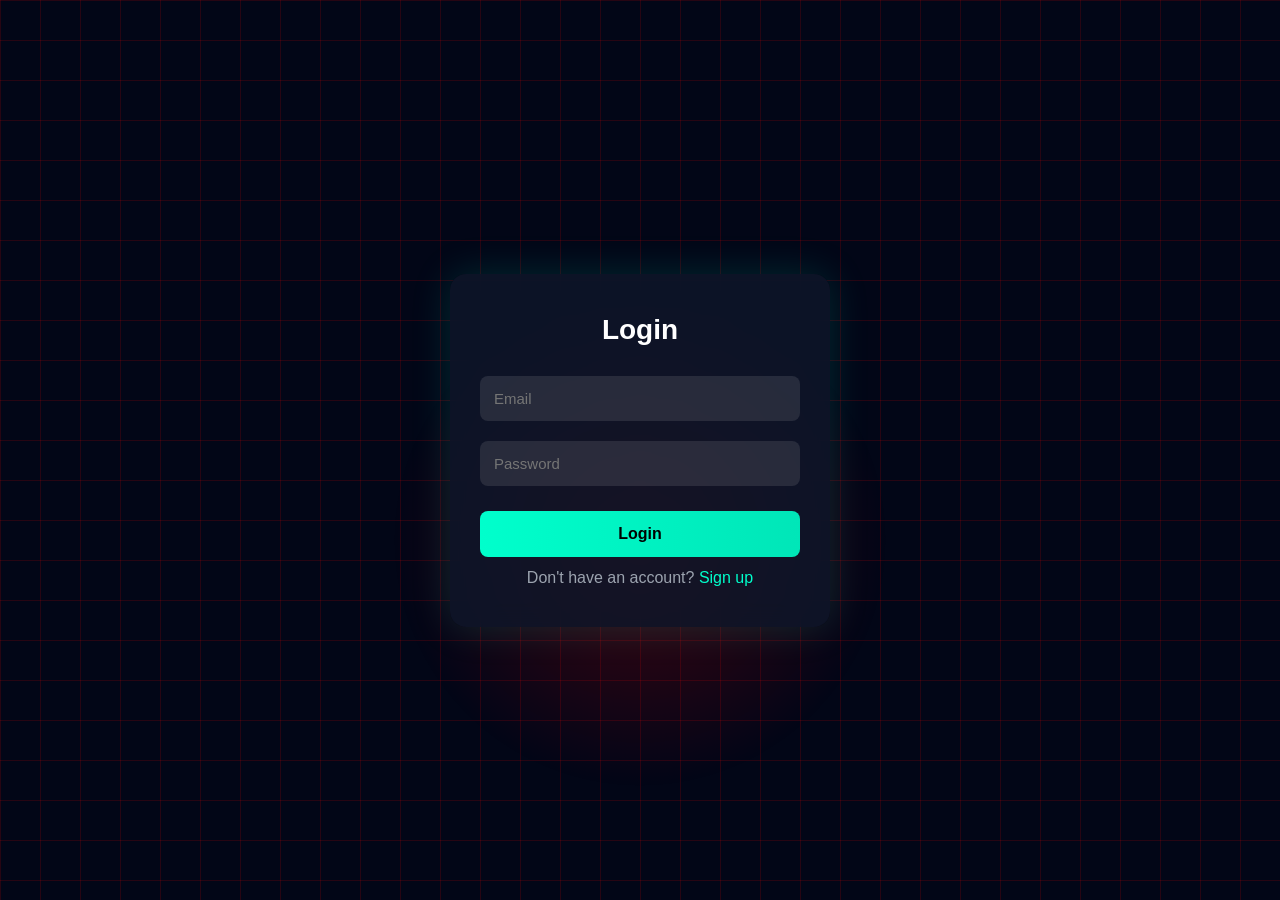
<file: login.html>
<!DOCTYPE html>
<html lang="en">
<head>
  <meta charset="UTF-8">
  <title>Login - ResQnow</title>
  <link rel="stylesheet" href="styles.css">
</head>
<body class="auth-page"></body>
<body>

<!-- 🔲 BACKGROUND GRID -->
<div class="bg-grid"></div>

<!-- 🔴 GLOW -->
<div class="bg-glow"></div>

<!-- 🧾 LOGIN CARD -->
<div class="auth-container">
  <h2>Login</h2>

  <input type="email" id="loginEmail" placeholder="Email">
  <input type="password" id="loginPassword" placeholder="Password">

  <button onclick="login()">Login</button>

  <p>Don't have an account? <a href="signup.html">Sign up</a></p>
</div>

<script>
function login() {
  const email = document.getElementById("loginEmail").value;
  const password = document.getElementById("loginPassword").value;

  const user = JSON.parse(localStorage.getItem(email));

  if (!user) return alert("User not found");
  if (user.password !== password) return alert("Wrong password");

  localStorage.setItem("loggedInUser", email);
  window.location.href = "index.html";
}
</script>

</body>
</html>
</file>
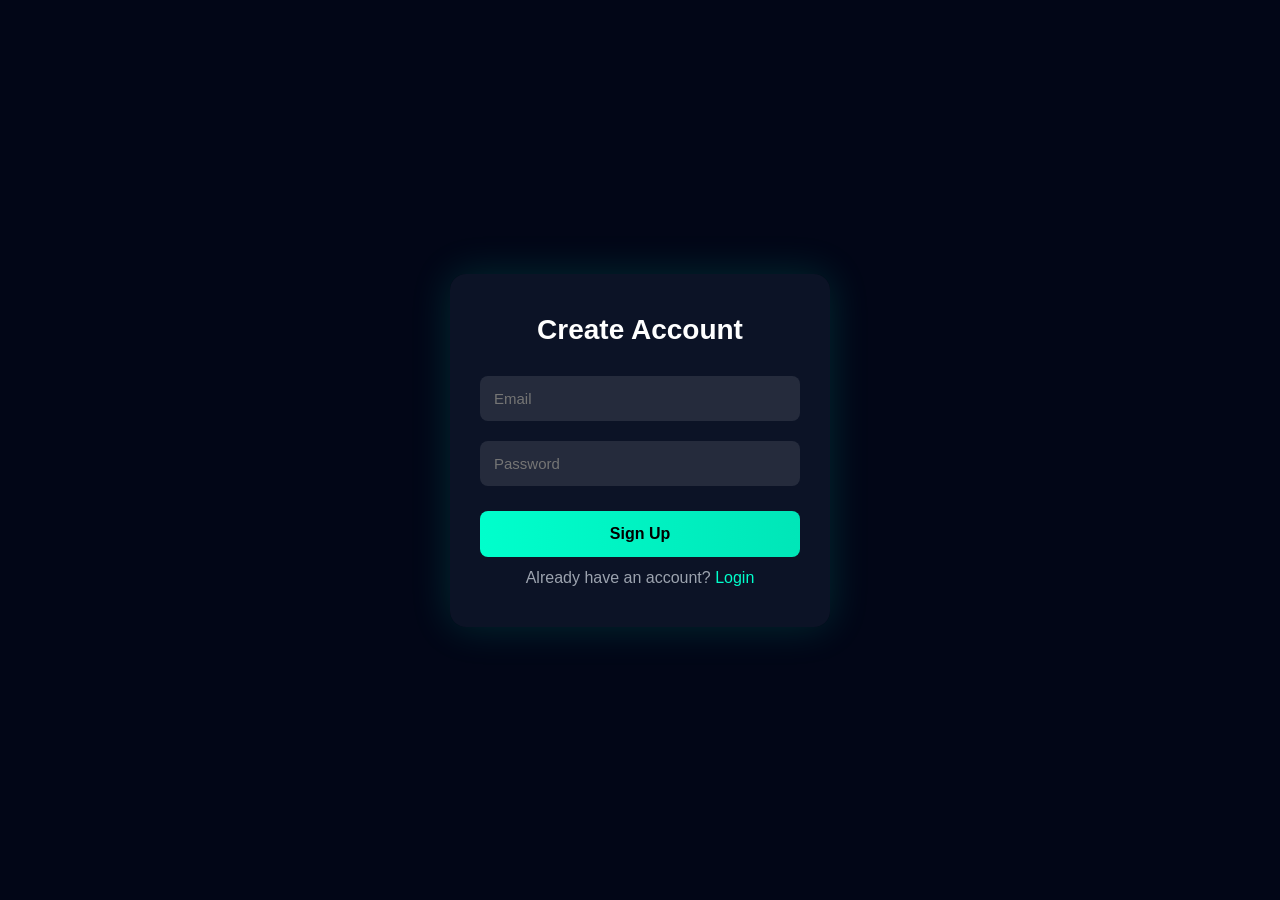
<file: signup.html>
<!DOCTYPE html>
<html>
<head>
  <title>Signup - ResQnow</title>
  <link rel="stylesheet" href="styles.css">
</head>
<body class="auth-page"></body>
<body>

<div class="auth-container">
  <h2>Create Account</h2>

  <input type="email" id="signupEmail" placeholder="Email">
  <input type="password" id="signupPassword" placeholder="Password">

  <button onclick="signup()">Sign Up</button>

  <p>Already have an account? <a href="login.html">Login</a></p>
</div>

<script>
function signup() {
  const email = document.getElementById("signupEmail").value;
  const password = document.getElementById("signupPassword").value;

  if (!email || !password) {
    alert("Fill all fields");
    return;
  }

  if (localStorage.getItem(email)) {
    alert("User already exists");
    return;
  }

  localStorage.setItem(email, JSON.stringify({ password }));

  alert("Account created");
  window.location.href = "login.html";
}
</script>

</body>
</html>
</file>
<file: styles.css>
:root {
  --red: #FF1E1E;
  --red-dark: #C00000;
  --red-glow: rgba(255,30,30,0.3);
  --yellow: #FFD600;
  --green: #00E676;
  --blue: #1565C0;
  --dark: #0A0A0F;
  --dark-2: #12121A;
  --dark-3: #1C1C28;
  --dark-4: #24243A;
  --mid: #3A3A5C;
  --light: #E8E8FF;
  --muted: #888899;
  --white: #FFFFFF;
  --font-display: 'Barlow Condensed', sans-serif;
  --font-body: 'DM Sans', sans-serif;
  --font-mono: 'Space Mono', monospace;
}

*, *::before, *::after { box-sizing: border-box; margin: 0; padding: 0; }
html { scroll-behavior: smooth; }
body { background: var(--dark); color: var(--light); font-family: var(--font-body); overflow-x: hidden; }
a { color: inherit; text-decoration: none; }
button { cursor: pointer; border: none; background: none; font-family: inherit; }
.container { max-width: 1200px; margin: 0 auto; padding: 0 24px; }
.container-wide { max-width: 1400px; margin: 0 auto; padding: 0 24px; display: flex; gap: 24px; }

/* HEADER */
.header { position: fixed; top: 0; left: 0; right: 0; z-index: 1000; background: rgba(10,10,15,0.95); border-bottom: 1px solid rgba(255,30,30,0.3); backdrop-filter: blur(20px); }
.header-inner { max-width: 1400px; margin: 0 auto; padding: 14px 24px; display: flex; align-items: center; gap: 24px; }
.logo { display: flex; align-items: center; gap: 10px; font-family: var(--font-display); }
.logo-icon { font-size: 1.6rem; filter: drop-shadow(0 0 8px var(--yellow)); }
.logo-text { font-size: 1.5rem; font-weight: 900; letter-spacing: 2px; color: var(--white); }
.logo-sub { color: var(--red); margin-left: 3px; }
.header-status { display: flex; align-items: center; gap: 8px; font-family: var(--font-mono); font-size: 0.72rem; color: var(--muted); margin-left: auto; }
.pulse-dot { width: 8px; height: 8px; border-radius: 50%; background: var(--green); box-shadow: 0 0 8px var(--green); animation: pulse 1.5s ease-in-out infinite; }
@keyframes pulse { 0%,100%{opacity:1;transform:scale(1)} 50%{opacity:0.5;transform:scale(0.8)} }
.sos-btn { position: relative; background: var(--red); color: var(--white); font-family: var(--font-display); font-size: 1.2rem; font-weight: 900; letter-spacing: 3px; padding: 10px 28px; border-radius: 4px; border: 2px solid var(--red); transition: all 0.2s; overflow: visible; }
.sos-btn:hover { background: var(--red-dark); box-shadow: 0 0 30px var(--red-glow); transform: scale(1.05); }
.sos-ring { position: absolute; inset: -6px; border-radius: 8px; border: 2px solid var(--red); opacity: 0.4; animation: sos-ring 1.5s ease-out infinite; }
@keyframes sos-ring { 0%{transform:scale(1);opacity:0.6} 100%{transform:scale(1.3);opacity:0} }

/* HERO */
.hero { padding: 140px 24px 80px; max-width: 1400px; margin: 0 auto; display: flex; align-items: center; gap: 60px; position: relative; min-height: 90vh; }
.hero-bg-grid { position: fixed; inset: 0; pointer-events: none; z-index: 0; background-image: linear-gradient(rgba(255,30,30,0.04) 1px, transparent 1px), linear-gradient(90deg, rgba(255,30,30,0.04) 1px, transparent 1px); background-size: 40px 40px; }
.hero-content { flex: 1; position: relative; z-index: 1; animation: fadeUp 0.8s ease both; }
@keyframes fadeUp { from{opacity:0;transform:translateY(30px)} to{opacity:1;transform:translateY(0)} }
.hero-badge { display: inline-flex; align-items: center; gap: 8px; background: rgba(255,30,30,0.1); border: 1px solid rgba(255,30,30,0.4); color: var(--red); font-family: var(--font-mono); font-size: 0.7rem; padding: 5px 14px; border-radius: 2px; letter-spacing: 2px; margin-bottom: 24px; }
.hero-badge::before { content:'●'; animation: pulse 1.2s ease-in-out infinite; }
.hero-title { font-family: var(--font-display); font-size: clamp(3.5rem, 8vw, 7rem); font-weight: 900; line-height: 0.95; letter-spacing: -1px; color: var(--white); text-transform: uppercase; margin-bottom: 20px; }
.hero-accent { color: var(--red); text-shadow: 0 0 40px var(--red-glow); display: block; }
.hero-sub { font-size: 1.1rem; color: var(--muted); line-height: 1.6; max-width: 440px; margin-bottom: 40px; font-weight: 300; }
.hero-stats { display: flex; align-items: center; gap: 32px; }
.stat { display: flex; flex-direction: column; }
.stat-num { font-family: var(--font-display); font-size: 2.8rem; font-weight: 900; color: var(--yellow); line-height: 1; letter-spacing: -1px; }
.stat-label { font-size: 0.72rem; color: var(--muted); text-transform: uppercase; letter-spacing: 1px; }
.stat-divider { width: 1px; height: 40px; background: var(--mid); }

/* RADAR */
.hero-visual { flex: 0 0 420px; position: relative; z-index: 1; animation: fadeUp 1s ease 0.2s both; }
.radar-wrap { width: 360px; height: 360px; position: relative; margin: 0 auto; }
.radar-circle { position: absolute; inset: 0; border-radius: 50%; border: 1px solid rgba(255,30,30,0.2); }
.r2 { inset: 15%; }
.r3 { inset: 30%; }
.radar-sweep { position: absolute; inset: 0; border-radius: 50%; background: conic-gradient(from 0deg, transparent 70%, rgba(255,30,30,0.4) 90%, rgba(255,30,30,0.1) 100%); animation: sweep 3s linear infinite; }
@keyframes sweep { to { transform: rotate(360deg); } }
.radar-center { position: absolute; top: 50%; left: 50%; transform: translate(-50%,-50%); font-family: var(--font-mono); font-size: 0.6rem; font-weight: 700; color: var(--red); letter-spacing: 2px; background: var(--red-glow); width: 40px; height: 40px; border-radius: 50%; display: flex; align-items: center; justify-content: center; border: 2px solid var(--red); z-index: 2; }
.radar-blip { position: absolute; font-size: 1.3rem; animation: blip-float 3s ease-in-out infinite; filter: drop-shadow(0 0 6px rgba(255,255,255,0.4)); }
.b1 { top: 18%; left: 58%; animation-delay: 0s; }
.b2 { top: 62%; left: 72%; animation-delay: 0.8s; }
.b3 { top: 70%; left: 30%; animation-delay: 1.6s; }
.b4 { top: 25%; left: 22%; animation-delay: 2.4s; }
@keyframes blip-float { 0%,100%{transform:translateY(0) scale(1);opacity:1} 50%{transform:translateY(-6px) scale(1.1);opacity:0.8} }

/* CATEGORIES */
.categories { padding: 40px 0; border-top: 1px solid var(--dark-3); border-bottom: 1px solid var(--dark-3); }
.section-label { font-family: var(--font-mono); font-size: 0.65rem; letter-spacing: 3px; color: var(--muted); text-transform: uppercase; margin-bottom: 16px; }
.section-label.centered { text-align: center; }
.cat-grid { display: flex; flex-wrap: wrap; gap: 10px; }
.cat-btn { display: flex; align-items: center; gap: 8px; padding: 10px 20px; border-radius: 4px; font-family: var(--font-display); font-size: 1rem; font-weight: 700; letter-spacing: 1px; text-transform: uppercase; background: var(--dark-3); border: 1px solid var(--dark-4); color: var(--muted); transition: all 0.2s; }
.cat-btn:hover, .cat-btn.active { color: var(--white); border-color: var(--red); background: rgba(255,30,30,0.15); box-shadow: 0 0 16px var(--red-glow); }
.cat-icon { font-size: 1.1rem; }

/* MAP */
.main-layout { padding: 40px 0; }
.map-panel { flex: 1; min-width: 0; }
.map-header { display: flex; align-items: center; justify-content: space-between; margin-bottom: 10px; }
.map-label { font-family: var(--font-mono); font-size: 0.65rem; letter-spacing: 2px; color: var(--red); }
.map-coords { font-family: var(--font-mono); font-size: 0.65rem; color: var(--muted); }
#map { width: 100%; height: 460px; border-radius: 8px; border: 1px solid var(--dark-4); background: var(--dark-3); }
.map-legend { display: flex; gap: 16px; margin-top: 10px; font-size: 0.78rem; color: var(--muted); }

/* LISTINGS */
.listings-panel { width: 380px; flex-shrink: 0; }
.listings-header { display: flex; flex-direction: column; gap: 10px; margin-bottom: 14px; }
.listings-label { font-family: var(--font-mono); font-size: 0.65rem; letter-spacing: 2px; color: var(--red); }
.search-box { background: var(--dark-3); border: 1px solid var(--mid); border-radius: 4px; padding: 10px 14px; color: var(--light); font-family: var(--font-body); font-size: 0.9rem; outline: none; width: 100%; transition: border-color 0.2s; }
.search-box:focus { border-color: var(--red); }
.search-box::placeholder { color: var(--muted); }
.listings-scroll { height: 460px; overflow-y: auto; display: flex; flex-direction: column; gap: 10px; padding-right: 4px; }
.listings-scroll::-webkit-scrollbar { width: 4px; }
.listings-scroll::-webkit-scrollbar-track { background: var(--dark-2); }
.listings-scroll::-webkit-scrollbar-thumb { background: var(--mid); border-radius: 2px; }

/* SERVICE CARD */
.service-card { background: var(--dark-3); border: 1px solid var(--dark-4); border-radius: 6px; padding: 14px 16px; display: flex; align-items: flex-start; gap: 12px; cursor: pointer; transition: all 0.2s; position: relative; overflow: hidden; }
.service-card::before { content:''; position: absolute; left:0; top:0; bottom:0; width:3px; }
.service-card.emergency::before { background: var(--red); }
.service-card.medical::before { background: #00B0FF; }
.service-card.fire::before { background: #FF6D00; }
.service-card.police::before { background: #1565C0; }
.service-card.mechanic::before { background: #FFD600; }
.service-card.electric::before { background: #AEEA00; }
.service-card.plumber::before { background: #00E5FF; }
.service-card:hover { border-color: rgba(255,30,30,0.5); transform: translateX(4px); box-shadow: -4px 0 20px var(--red-glow); }
.card-icon { font-size: 1.6rem; flex-shrink: 0; margin-top: 2px; }
.card-body { flex: 1; min-width: 0; }
.card-name { font-family: var(--font-display); font-size: 1rem; font-weight: 700; letter-spacing: 1px; text-transform: uppercase; color: var(--white); white-space: nowrap; overflow: hidden; text-overflow: ellipsis; }
.card-type { font-size: 0.72rem; color: var(--muted); margin: 2px 0 6px; }
.card-meta { display: flex; align-items: center; gap: 12px; }
.card-dist { font-family: var(--font-mono); font-size: 0.68rem; color: var(--yellow); }
.card-status { font-size: 0.65rem; padding: 2px 8px; border-radius: 20px; font-weight: 600; letter-spacing: 1px; }
.status-open { background: rgba(0,230,118,0.15); color: var(--green); }
.status-busy { background: rgba(255,214,0,0.15); color: var(--yellow); }
.status-closed { background: rgba(255,30,30,0.1); color: var(--red); }
.card-actions { display: flex; flex-direction: column; gap: 6px; flex-shrink: 0; }
.btn-call, .btn-dir { padding: 6px 12px; border-radius: 4px; font-family: var(--font-display); font-size: 0.78rem; font-weight: 700; letter-spacing: 1px; text-align: center; transition: all 0.15s; }
.btn-call { background: var(--red); color: var(--white); }
.btn-call:hover { background: var(--red-dark); box-shadow: 0 0 10px var(--red-glow); }
.btn-dir { background: var(--dark-4); border: 1px solid var(--mid); color: var(--muted); }
.btn-dir:hover { border-color: var(--yellow); color: var(--yellow); }

/* QUICK DIAL */
.quick-dial { padding: 60px 0; background: var(--dark-2); border-top: 1px solid var(--dark-3); border-bottom: 1px solid var(--dark-3); }
.qd-label { font-family: var(--font-mono); font-size: 0.65rem; letter-spacing: 3px; color: var(--muted); margin-bottom: 20px; }
.qd-grid { display: flex; flex-wrap: wrap; gap: 12px; }
.qd-card { flex: 1; min-width: 140px; display: flex; flex-direction: column; align-items: center; justify-content: center; padding: 22px 16px; border-radius: 6px; border: 1px solid var(--dark-4); transition: all 0.2s; text-align: center; }
.qd-card:hover { transform: translateY(-4px); box-shadow: 0 12px 40px rgba(0,0,0,0.5); }
.qd-num { font-family: var(--font-display); font-size: 2rem; font-weight: 900; letter-spacing: 2px; }
.qd-desc { font-size: 0.72rem; color: var(--muted); text-transform: uppercase; letter-spacing: 1px; margin-top: 4px; }
.qd-national { background: rgba(255,30,30,0.12); border-color: rgba(255,30,30,0.4); }
.qd-national .qd-num { color: var(--red); }
.qd-ambulance { background: rgba(0,230,118,0.08); border-color: rgba(0,230,118,0.3); }
.qd-ambulance .qd-num { color: var(--green); }
.qd-police { background: rgba(21,101,192,0.12); border-color: rgba(21,101,192,0.4); }
.qd-police .qd-num { color: #42A5F5; }
.qd-fire { background: rgba(255,109,0,0.12); border-color: rgba(255,109,0,0.4); }
.qd-fire .qd-num { color: #FF9100; }
.qd-women { background: rgba(233,30,99,0.1); border-color: rgba(233,30,99,0.3); }
.qd-women .qd-num { color: #F48FB1; }
.qd-child { background: rgba(156,39,176,0.1); border-color: rgba(156,39,176,0.3); }
.qd-child .qd-num { color: #CE93D8; }

/* HOW IT WORKS */
.how-it-works { padding: 80px 0; }
.hiw-title { font-family: var(--font-display); font-size: clamp(2rem,4vw,3rem); font-weight: 900; text-transform: uppercase; color: var(--white); text-align: center; margin-bottom: 60px; letter-spacing: 2px; }
.hiw-steps { display: flex; align-items: center; justify-content: center; gap: 20px; flex-wrap: wrap; }
.hiw-step { background: var(--dark-3); border: 1px solid var(--dark-4); border-radius: 8px; padding: 36px 28px; flex: 1; min-width: 220px; max-width: 300px; position: relative; overflow: hidden; transition: all 0.3s; }
.hiw-step:hover { border-color: rgba(255,30,30,0.5); transform: translateY(-6px); box-shadow: 0 20px 60px rgba(0,0,0,0.4); }
.hiw-icon { font-size: 2.4rem; margin-bottom: 12px; }
.hiw-num { position: absolute; top: 16px; right: 20px; font-family: var(--font-display); font-size: 3rem; font-weight: 900; color: rgba(255,255,255,0.05); letter-spacing: -2px; }
.hiw-step h3 { font-family: var(--font-display); font-size: 1.2rem; font-weight: 800; text-transform: uppercase; letter-spacing: 2px; color: var(--white); margin-bottom: 12px; }
.hiw-step p { font-size: 0.88rem; color: var(--muted); line-height: 1.6; }
.hiw-arrow { font-size: 1.8rem; color: var(--red); flex-shrink: 0; }

/* FOOTER */
.footer { background: var(--dark-2); padding: 60px 0 24px; border-top: 1px solid var(--dark-3); }
.footer-top { display: flex; gap: 80px; margin-bottom: 40px; flex-wrap: wrap; }
.footer-brand { flex: 1; }
.footer-brand .logo-text { font-family: var(--font-display); font-size: 1.4rem; font-weight: 900; letter-spacing: 2px; }
.footer-brand p { font-size: 0.85rem; color: var(--muted); margin-top: 10px; }
.footer-links { display: flex; gap: 60px; }
.footer-links div { display: flex; flex-direction: column; gap: 8px; }
.footer-links strong { font-family: var(--font-mono); font-size: 0.65rem; letter-spacing: 2px; color: var(--muted); text-transform: uppercase; margin-bottom: 4px; }
.footer-links a { font-size: 0.85rem; color: var(--light); opacity: 0.7; transition: opacity 0.2s; }
.footer-links a:hover { opacity: 1; color: var(--red); }
.footer-bottom { border-top: 1px solid var(--dark-3); padding-top: 20px; display: flex; justify-content: space-between; font-size: 0.78rem; color: var(--muted); }

/* SOS MODAL */
.sos-modal { position: fixed; inset: 0; z-index: 9999; background: rgba(0,0,0,0.85); display: flex; align-items: center; justify-content: center; opacity: 0; pointer-events: none; transition: opacity 0.3s; backdrop-filter: blur(10px); }
.sos-modal.active { opacity: 1; pointer-events: all; }
.sos-modal-inner { background: var(--dark-2); border: 2px solid var(--red); border-radius: 12px; padding: 48px; max-width: 460px; width: 90%; text-align: center; box-shadow: 0 0 80px var(--red-glow); animation: modal-in 0.4s ease; }
@keyframes modal-in { from{transform:scale(0.8);opacity:0} to{transform:scale(1);opacity:1} }
.sos-alert-icon { font-size: 4rem; margin-bottom: 16px; animation: sos-pulse 0.8s ease-in-out infinite alternate; }
@keyframes sos-pulse { from{transform:scale(1)} to{transform:scale(1.15)} }
.sos-modal-inner h2 { font-family: var(--font-display); font-size: 2rem; font-weight: 900; color: var(--red); text-transform: uppercase; letter-spacing: 4px; margin-bottom: 12px; }
.sos-modal-inner p { font-size: 0.9rem; color: var(--muted); margin-bottom: 28px; line-height: 1.6; }
.sos-calling { display: flex; flex-direction: column; gap: 10px; margin-bottom: 32px; }
.sos-call-item { background: var(--dark-3); border: 1px solid var(--dark-4); border-radius: 4px; padding: 12px 16px; font-size: 0.88rem; text-align: left; }
.sos-cancel { background: var(--dark-3); color: var(--muted); border: 1px solid var(--mid); padding: 12px 28px; border-radius: 4px; font-family: var(--font-display); font-size: 0.9rem; font-weight: 700; letter-spacing: 2px; transition: all 0.2s; }
.sos-cancel:hover { color: var(--white); border-color: var(--white); }

/* RESPONSIVE */
@media (max-width: 1024px) {
  .container-wide { flex-direction: column; }
  .listings-panel { width: 100%; }
  .listings-scroll { height: 320px; }
  .hero { flex-direction: column; min-height: auto; padding-top: 100px; }
  .hero-visual { display: none; }
}
@media (max-width: 600px) {
  .hero-title { font-size: 3rem; }
  .hero-stats { gap: 16px; }
  .stat-num { font-size: 2rem; }
  .hiw-arrow { transform: rotate(90deg); }
  .footer-top { flex-direction: column; gap: 40px; }
  .footer-links { flex-direction: column; gap: 32px; }
}
#sos {
  background: red;
  color: white;
  padding: 15px;
  font-size: 18px;
  border: none;
  border-radius: 10px;
}
.cat-grid button {
  padding: 10px 18px;
  border-radius: 8px;
  border: none;
  background: #1e293b;
  color: white;
  cursor: pointer;
  transition: 0.3s;
}

.cat-grid button:hover {
  transform: scale(1.05);
  background: #334155;
}

.cat-grid button.active {
  background: #00ffcc;
  color: black;
  box-shadow: 0 0 12px #00ffcc;
}
#serviceList div {
  transition: 0.3s;
}

#serviceList div:hover {
  transform: translateY(-5px);
  box-shadow: 0 10px 20px rgba(0,0,0,0.4);
}
@keyframes spin {
  0% { transform: rotate(0deg); }
  100% { transform: rotate(360deg); }
}
.auth-container {
  width: 300px;
  margin: 120px auto;
  padding: 30px;
  border-radius: 20px;
  background: rgba(255,255,255,0.05);
  backdrop-filter: blur(10px);
  text-align: center;
}

.auth-container input {
  width: 100%;
  margin: 10px 0;
  padding: 12px;
  border-radius: 10px;
  border: none;
  outline: none;
  background: rgba(255,255,255,0.1);
  color: white;
}

.auth-container button {
  width: 100%;
  padding: 12px;
  border-radius: 10px;
  border: none;
  background: #00ffcc;
  font-weight: bold;
  cursor: pointer;
}

.auth-container a {
  color: #00ffcc;
}
/* AUTH UI */
.auth-area {
  position: relative;
}

.profile {
  display: flex;
  align-items: center;
  gap: 10px;
  cursor: pointer;
}

.avatar {
  width: 36px;
  height: 36px;
  border-radius: 50%;
  background: #00ffcc;
  display: flex;
  align-items: center;
  justify-content: center;
  font-weight: bold;
  color: black;
}

.dropdown {
  position: absolute;
  top: 50px;
  right: 0;
  background: #111827;
  border: 1px solid #333;
  border-radius: 10px;
  padding: 10px;
  width: 180px;
  box-shadow: 0 10px 30px rgba(0,0,0,0.6);
  display: none;
}

.dropdown.show {
  display: block;
}

.dropdown button {
  width: 100%;
  padding: 8px;
  border: none;
  background: #00ffcc;
  border-radius: 6px;
  cursor: pointer;
}
.sos-btn {
  box-shadow: 0 0 20px rgba(255,0,0,0.8);
  animation: pulse 1.5s infinite;
}

@keyframes pulse {
  0% { box-shadow: 0 0 10px red; }
  50% { box-shadow: 0 0 25px red; }
  100% { box-shadow: 0 0 10px red; }
}
@keyframes pulse {
  0% { transform: scale(0.8); opacity: 0.6; }
  70% { transform: scale(1.5); opacity: 0; }
  100% { opacity: 0; }
}
/* ============================= */
/* 🔥 FINAL UI STABILIZATION FIX */
/* ============================= */

/* FIX duplicate animation conflict */
@keyframes pulseGlow {
  0% { box-shadow: 0 0 10px red; }
  50% { box-shadow: 0 0 25px red; }
  100% { box-shadow: 0 0 10px red; }
}

/* Override broken SOS animation safely */
.sos-btn {
  box-shadow: 0 0 20px rgba(255,0,0,0.8);
  animation: pulseGlow 1.5s infinite;
}

/* FIX category button conflict */
.cat-btn {
  padding: 10px 18px !important;
  border-radius: 8px !important;
}

.cat-btn.active {
  background: #00ffcc !important;
  color: black !important;
  box-shadow: 0 0 12px #00ffcc !important;
}

/* REMOVE generic override impact */
.cat-grid button {
  all: unset;
}

/* RESTORE correct behavior */
.cat-grid {
  display: flex;
  flex-wrap: wrap;
  gap: 10px;
}

/* MAP SMOOTH RENDER */
#map {
  will-change: transform;
  transform: translateZ(0);
}

/* SERVICE CARD HOVER IMPROVEMENT */
#serviceList div {
  transition: all 0.3s ease;
}

#serviceList div:hover {
  transform: translateY(-6px) scale(1.01);
  box-shadow: 0 12px 25px rgba(0,0,0,0.5);
}

/* BUTTON POLISH */
button {
  transition: all 0.2s ease;
}

button:hover {
  transform: scale(1.05);
}

/* INPUT FOCUS IMPROVEMENT */
.search-box:focus {
  border-color: #00ffcc;
  box-shadow: 0 0 8px rgba(0,255,204,0.4);
}

/* SCROLLBAR POLISH */
.listings-scroll::-webkit-scrollbar-thumb {
  background: #00ffcc;
}

/* AUTH DROPDOWN FIX */
.dropdown {
  z-index: 999;
}

/* MOBILE FIX */
@media (max-width: 600px) {
  #map {
    height: 300px;
  }

  .listings-scroll {
    height: 250px;
  }
}
@keyframes shimmer {
  0% { background-position: -200px 0; }
  100% { background-position: 200px 0; }
}
@media (max-width: 600px) {
  #map {
    height: 250px;
  }
}
.logo-icon {
  animation: pulse 1.5s infinite;
}

@keyframes pulse {
  0% { transform: scale(1); }
  50% { transform: scale(1.2); }
  100% { transform: scale(1); }
}
.logo {
  display: flex;
  align-items: center;
  gap: 14px;
  font-size: 28px;           /* 🔥 bigger text */
  font-weight: 700;
  letter-spacing: 1px;
}

.logo-box {
  width: 48px;               /* 🔥 bigger icon box */
  height: 48px;
  border-radius: 12px;
  background: linear-gradient(135deg, #ff3b3b, #00ffcc);
  display: flex;
  align-items: center;
  justify-content: center;
  font-size: 22px;           /* bigger ⚡ */
  box-shadow: 0 0 20px rgba(0,255,204,0.4);
  animation: glow 2s infinite alternate;
}

.logo-text {
  color: white;
}

.logo-text::after {
  content: "";
  display: block;
  height: 2px;
  width: 60%;
  background: linear-gradient(to right, #00ffcc, transparent);
  margin-top: 4px;
}

/* subtle glow animation */
@keyframes glow {
  from { box-shadow: 0 0 10px rgba(0,255,204,0.3); }
  to   { box-shadow: 0 0 25px rgba(255,59,59,0.6); }
}
header {
  padding: 18px 30px;
}
/* RESET */
* {
  margin: 0;
  padding: 0;
  box-sizing: border-box;
  font-family: 'Segoe UI', sans-serif;
}

/* BODY */

/* 🔲 GRID BACKGROUND */
.bg-grid {
  position: fixed;
  inset: 0;
  background-image: 
    linear-gradient(rgba(255,0,0,0.15) 1px, transparent 1px),
    linear-gradient(90deg, rgba(255,0,0,0.15) 1px, transparent 1px);
  background-size: 40px 40px;
  z-index: 0;
}

/* 🔴 GLOW EFFECT */
.bg-glow {
  position: fixed;
  width: 500px;
  height: 500px;
  background: radial-gradient(circle, rgba(255,0,0,0.25), transparent 70%);
  top: 60%;
  left: 50%;
  transform: translate(-50%, -50%);
  animation: pulse 3s infinite;
  z-index: 0;
}

@keyframes pulse {
  0% { transform: translate(-50%, -50%) scale(0.9); opacity: 0.6; }
  50% { transform: translate(-50%, -50%) scale(1.3); opacity: 0.2; }
  100% { transform: translate(-50%, -50%) scale(0.9); opacity: 0.6; }
}

/* 🧾 CARD */
.auth-container {
  position: relative;
  z-index: 10;
  width: 380px;
  padding: 40px 30px;
  background: rgba(15, 23, 42, 0.85);
  border-radius: 16px;
  text-align: center;
  backdrop-filter: blur(12px);

  /* ✨ FLOATING ANIMATION */
  animation: float 4s ease-in-out infinite;

  box-shadow: 0 0 40px rgba(0,255,204,0.15);
}

/* 🪶 FLOAT ANIMATION */
@keyframes float {
  0% { transform: translateY(0px); }
  50% { transform: translateY(-12px); }
  100% { transform: translateY(0px); }
}

/* TITLE */
.auth-container h2 {
  color: white;
  font-size: 28px;
  margin-bottom: 20px;
}

/* INPUT */
.auth-container input {
  width: 100%;
  padding: 14px;
  margin: 10px 0;
  border-radius: 8px;
  border: none;
  font-size: 15px;
}

/* BUTTON */
.auth-container button {
  width: 100%;
  padding: 14px;
  margin-top: 15px;
  border: none;
  border-radius: 8px;
  background: linear-gradient(90deg, #00ffcc, #00e6b8);
  color: black;
  font-size: 16px;
  font-weight: 600;
  cursor: pointer;
  transition: 0.3s;
}

.auth-container button:hover {
  transform: scale(1.05);
  box-shadow: 0 0 20px #00ffcc;
}

/* TEXT */
.auth-container p {
  margin-top: 12px;
  color: #9ca3af;
}

.auth-container a {
  color: #00ffcc;
  text-decoration: none;
}
.auth-page {
  height: 100vh;
  display: flex;
  justify-content: center;
  align-items: center;
  background: #020617;
  overflow: hidden;
}
</file>
